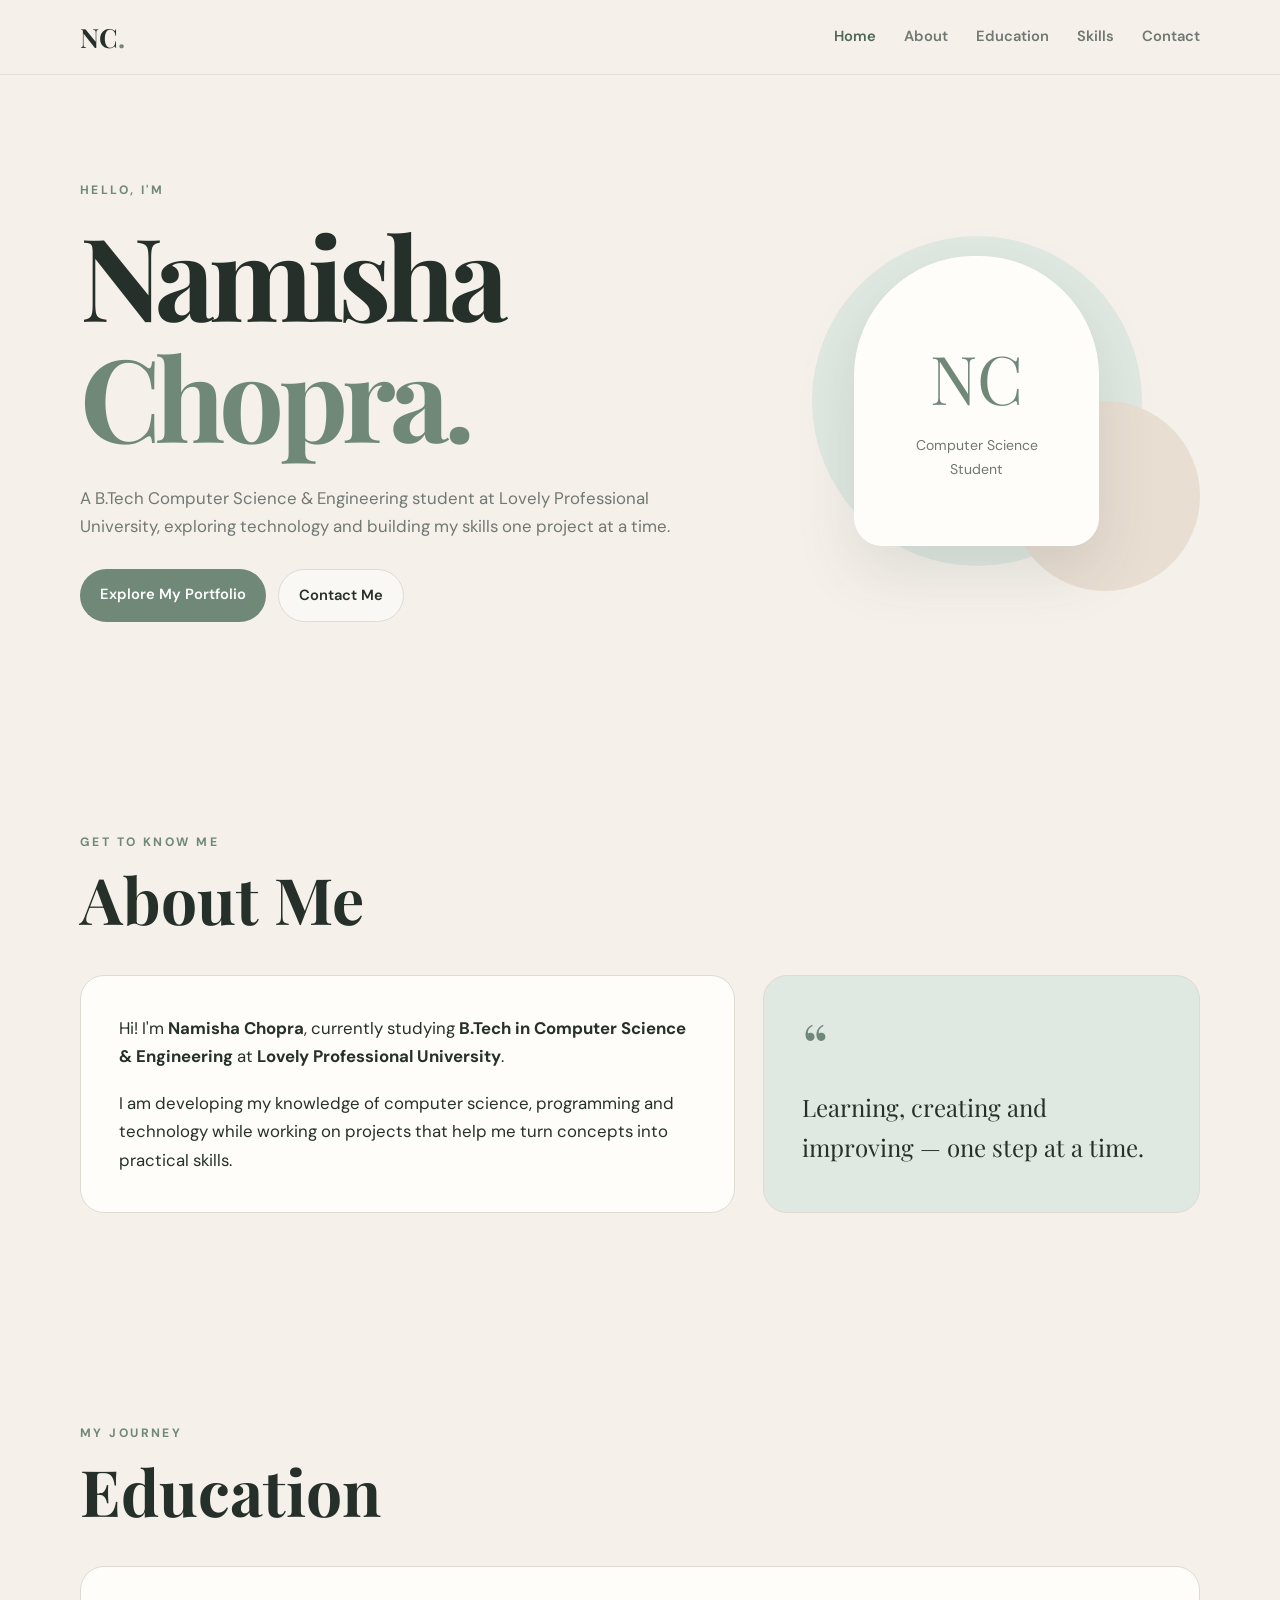
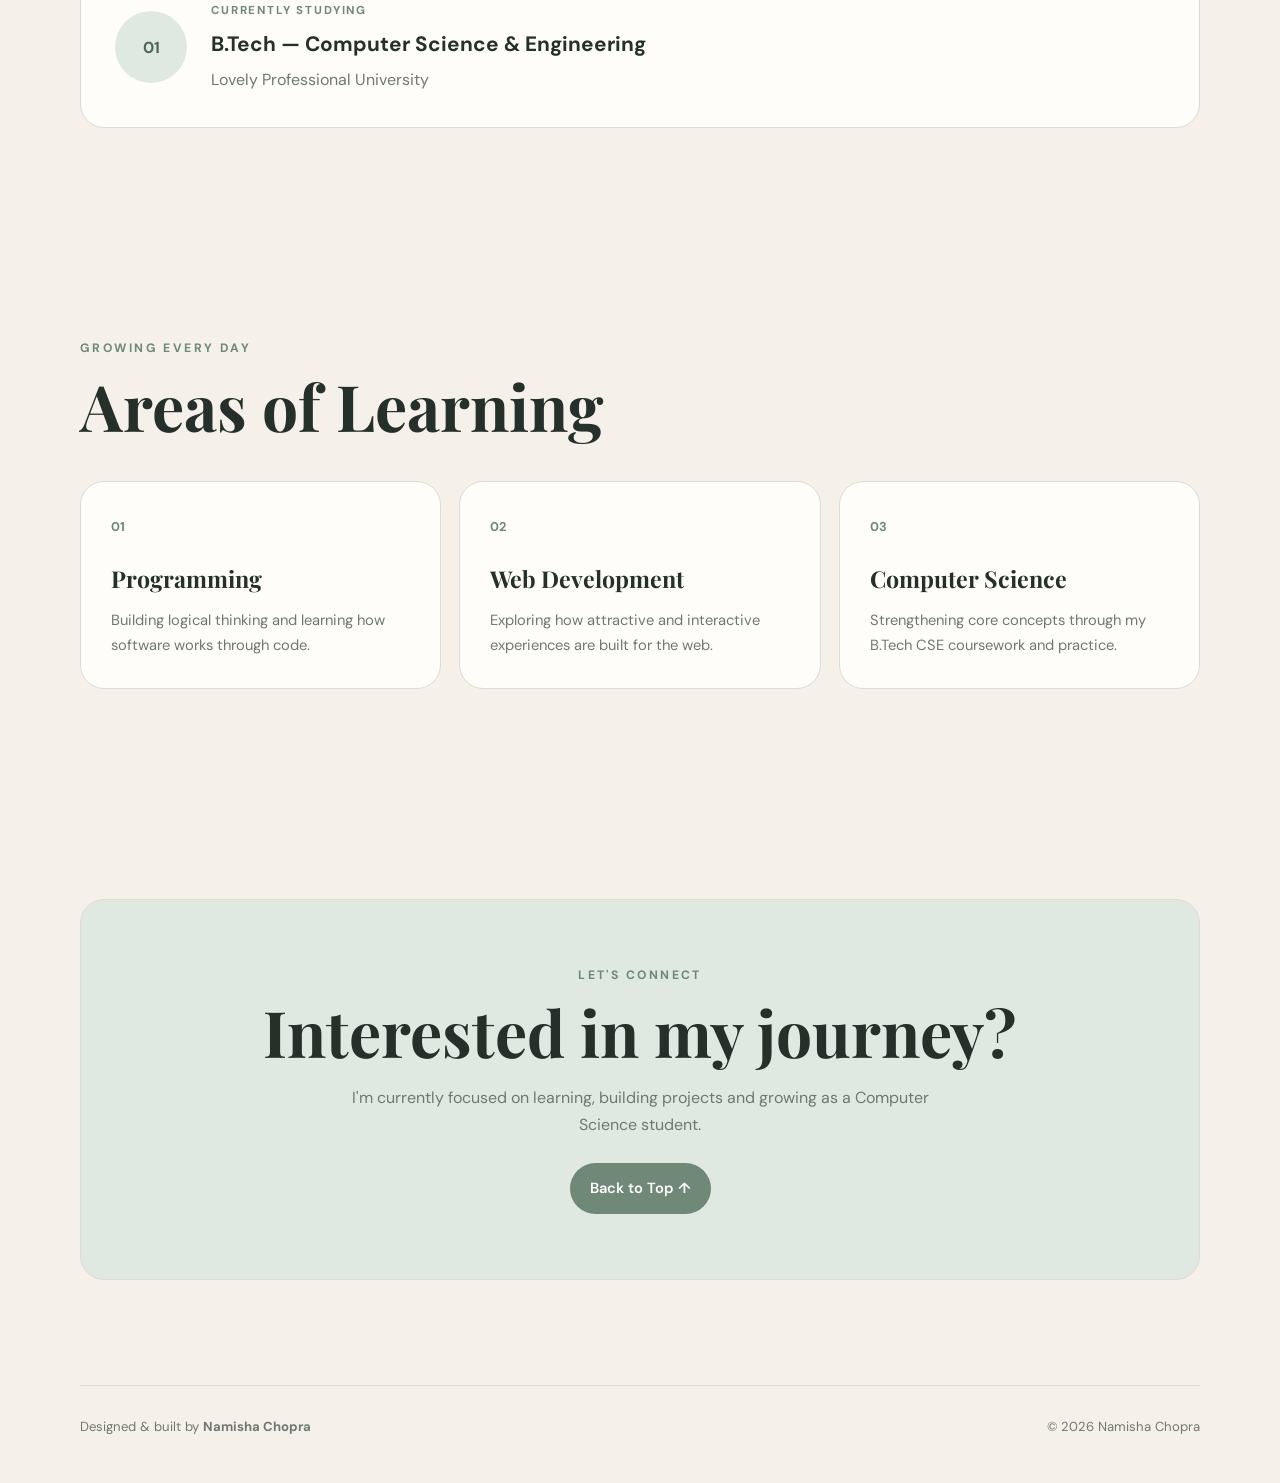
<file: portfolio website/portfolio.html>
<!DOCTYPE html>
<html lang="en">
<head>
  <meta charset="UTF-8">
  <meta name="viewport" content="width=device-width, initial-scale=1.0">
  <meta name="description" content="Personal portfolio of Namisha Chopra, B.Tech CSE student at Lovely Professional University.">
  <title>Namisha Chopra | Portfolio</title>
  <link rel="stylesheet" href="portfolio-style.css">
</head>
<body>
  <header>
    <nav class="navbar">
      <a href="#home" class="logo">NC<span>.</span></a>

      <button class="menu-btn" id="menuBtn" aria-label="Open navigation menu">☰</button>

      <div class="nav-links" id="navLinks">
        <a href="#home">Home</a>
        <a href="#about">About</a>
        <a href="#education">Education</a>
        <a href="#skills">Skills</a>
        <a href="#contact">Contact</a>
      </div>
    </nav>
  </header>

  <main>
    <section class="hero section" id="home">
      <div class="hero-content reveal">
        <p class="eyebrow">HELLO, I'M</p>
        <h1>Namisha<br><span>Chopra.</span></h1>
        <p class="hero-description">
          A B.Tech Computer Science & Engineering student at Lovely Professional
          University, exploring technology and building my skills one project at a time.
        </p>
        <div class="hero-buttons">
          <a href="#about" class="btn primary-btn">Explore My Portfolio</a>
          <a href="#contact" class="btn secondary-btn">Contact Me</a>
        </div>
      </div>

      <div class="hero-art reveal">
        <div class="circle circle-one"></div>
        <div class="circle circle-two"></div>
        <div class="profile-card">
          <span class="profile-initials">NC</span>
          <p>Computer Science<br>Student</p>
        </div>
      </div>
    </section>

    <section class="about section" id="about">
      <div class="section-heading reveal">
        <p class="eyebrow">GET TO KNOW ME</p>
        <h2>About Me</h2>
      </div>

      <div class="about-grid">
        <div class="about-text reveal">
          <p>
            Hi! I'm <strong>Namisha Chopra</strong>, currently studying
            <strong>B.Tech in Computer Science & Engineering</strong> at
            <strong>Lovely Professional University</strong>.
          </p>
          <p>
            I am developing my knowledge of computer science, programming and
            technology while working on projects that help me turn concepts into
            practical skills.
          </p>
        </div>

        <div class="quote-card reveal">
          <span>“</span>
          <p>Learning, creating and improving — one step at a time.</p>
        </div>
      </div>
    </section>

    <section class="education section" id="education">
      <div class="section-heading reveal">
        <p class="eyebrow">MY JOURNEY</p>
        <h2>Education</h2>
      </div>

      <div class="education-card reveal">
        <div class="education-icon">01</div>
        <div>
          <p class="education-status">CURRENTLY STUDYING</p>
          <h3>B.Tech — Computer Science & Engineering</h3>
          <p>Lovely Professional University</p>
        </div>
      </div>
    </section>

    <section class="skills section" id="skills">
      <div class="section-heading reveal">
        <p class="eyebrow">GROWING EVERY DAY</p>
        <h2>Areas of Learning</h2>
      </div>

      <div class="skills-grid">
        <article class="skill-card reveal">
          <span>01</span>
          <h3>Programming</h3>
          <p>Building logical thinking and learning how software works through code.</p>
        </article>

        <article class="skill-card reveal">
          <span>02</span>
          <h3>Web Development</h3>
          <p>Exploring how attractive and interactive experiences are built for the web.</p>
        </article>

        <article class="skill-card reveal">
          <span>03</span>
          <h3>Computer Science</h3>
          <p>Strengthening core concepts through my B.Tech CSE coursework and practice.</p>
        </article>
      </div>
    </section>

    <section class="contact section" id="contact">
      <div class="contact-box reveal">
        <p class="eyebrow">LET'S CONNECT</p>
        <h2>Interested in my journey?</h2>
        <p>
          I'm currently focused on learning, building projects and growing as a
          Computer Science student.
        </p>
        <a href="#home" class="btn primary-btn">Back to Top ↑</a>
      </div>
    </section>
  </main>

  <footer>
    <p>Designed & built by <strong>Namisha Chopra</strong></p>
    <p id="copyright"></p>
  </footer>

  <script src="portfolio-script.js"></script>
</body>
</html>
</file>
<file: portfolio website/portfolio-style.css>
@import url('https://fonts.googleapis.com/css2?family=DM+Sans:wght@400;500;600;700&family=Playfair+Display:wght@600;700&display=swap');

* {
  margin: 0;
  padding: 0;
  box-sizing: border-box;
}

:root {
  --bg: #f5f1ea;
  --surface: #fffdf9;
  --text: #25302a;
  --muted: #6f7872;
  --accent: #6f8878;
  --accent-dark: #4f6758;
  --soft-green: #dfe8e1;
  --soft-beige: #e9ded2;
  --border: #dedbd3;
}

html {
  scroll-behavior: smooth;
}

body {
  font-family: "DM Sans", sans-serif;
  color: var(--text);
  background: var(--bg);
  line-height: 1.7;
}

header {
  position: sticky;
  top: 0;
  z-index: 1000;
  background: rgba(245, 241, 234, 0.92);
  backdrop-filter: blur(14px);
  border-bottom: 1px solid rgba(222, 219, 211, 0.8);
}

.navbar {
  width: min(1120px, 92%);
  margin: auto;
  min-height: 74px;
  display: flex;
  align-items: center;
  justify-content: space-between;
}

.logo {
  text-decoration: none;
  color: var(--text);
  font-family: "Playfair Display", serif;
  font-size: 1.65rem;
  font-weight: 700;
}

.logo span {
  color: var(--accent);
}

.nav-links {
  display: flex;
  gap: 28px;
}

.nav-links a {
  text-decoration: none;
  color: var(--muted);
  font-size: 0.92rem;
  font-weight: 600;
  transition: 0.2s ease;
}

.nav-links a:hover,
.nav-links a.active {
  color: var(--accent-dark);
}

.menu-btn {
  display: none;
  border: 0;
  background: transparent;
  color: var(--text);
  font-size: 1.5rem;
  cursor: pointer;
}

.section {
  width: min(1120px, 92%);
  margin: auto;
  padding: 105px 0;
}

.hero {
  min-height: 650px;
  display: grid;
  grid-template-columns: 1.15fr 0.85fr;
  align-items: center;
  gap: 70px;
}

.eyebrow {
  color: var(--accent);
  font-size: 0.76rem;
  font-weight: 700;
  letter-spacing: 0.2em;
  margin-bottom: 13px;
}

.hero h1,
.section-heading h2,
.contact-box h2 {
  font-family: "Playfair Display", serif;
  line-height: 1.05;
}

.hero h1 {
  font-size: clamp(4rem, 9vw, 7.2rem);
  letter-spacing: -0.05em;
}

.hero h1 span {
  color: var(--accent);
}

.hero-description {
  max-width: 620px;
  margin: 28px 0;
  color: var(--muted);
  font-size: 1.05rem;
}

.hero-buttons {
  display: flex;
  flex-wrap: wrap;
  gap: 12px;
}

.btn {
  display: inline-block;
  padding: 13px 20px;
  border-radius: 999px;
  text-decoration: none;
  font-weight: 600;
  font-size: 0.92rem;
  transition: 0.2s ease;
}

.primary-btn {
  background: var(--accent);
  color: white;
}

.primary-btn:hover {
  background: var(--accent-dark);
  transform: translateY(-2px);
}

.secondary-btn {
  color: var(--text);
  border: 1px solid var(--border);
  background: rgba(255, 255, 255, 0.45);
}

.secondary-btn:hover {
  background: white;
}

.hero-art {
  position: relative;
  min-height: 420px;
  display: grid;
  place-items: center;
}

.circle {
  position: absolute;
  border-radius: 50%;
}

.circle-one {
  width: 330px;
  height: 330px;
  background: var(--soft-green);
}

.circle-two {
  width: 190px;
  height: 190px;
  background: var(--soft-beige);
  right: 0;
  bottom: 20px;
}

.profile-card {
  position: relative;
  z-index: 2;
  width: 245px;
  height: 290px;
  background: var(--surface);
  border: 1px solid white;
  border-radius: 120px 120px 28px 28px;
  box-shadow: 0 25px 60px rgba(64, 72, 66, 0.13);
  display: flex;
  flex-direction: column;
  align-items: center;
  justify-content: center;
}

.profile-initials {
  font-family: "Playfair Display", serif;
  font-size: 4.2rem;
  color: var(--accent);
}

.profile-card p {
  color: var(--muted);
  text-align: center;
  font-size: 0.88rem;
}

.section-heading {
  margin-bottom: 42px;
}

.section-heading h2,
.contact-box h2 {
  font-size: clamp(2.5rem, 6vw, 4rem);
}

.about-grid {
  display: grid;
  grid-template-columns: 1.2fr 0.8fr;
  gap: 28px;
}

.about-text,
.quote-card,
.education-card,
.skill-card,
.contact-box {
  background: var(--surface);
  border: 1px solid var(--border);
  border-radius: 24px;
}

.about-text {
  padding: 38px;
  font-size: 1.05rem;
}

.about-text p + p {
  margin-top: 18px;
}

.quote-card {
  padding: 38px;
  background: var(--soft-green);
  display: flex;
  flex-direction: column;
  justify-content: center;
}

.quote-card span {
  font-family: "Playfair Display", serif;
  color: var(--accent);
  font-size: 4rem;
  line-height: 0.8;
}

.quote-card p {
  margin-top: 16px;
  font-family: "Playfair Display", serif;
  font-size: 1.5rem;
}

.education-card {
  padding: 34px;
  display: flex;
  align-items: center;
  gap: 24px;
}

.education-icon {
  min-width: 72px;
  height: 72px;
  border-radius: 50%;
  display: grid;
  place-items: center;
  background: var(--soft-green);
  color: var(--accent-dark);
  font-weight: 700;
}

.education-status {
  color: var(--accent);
  font-size: 0.72rem;
  letter-spacing: 0.16em;
  font-weight: 700;
}

.education-card h3 {
  margin: 5px 0;
  font-size: 1.3rem;
}

.education-card div:last-child p:last-child {
  color: var(--muted);
}

.skills-grid {
  display: grid;
  grid-template-columns: repeat(3, 1fr);
  gap: 18px;
}

.skill-card {
  padding: 30px;
  transition: 0.25s ease;
}

.skill-card:hover {
  transform: translateY(-5px);
  border-color: #c7d4ca;
}

.skill-card span {
  color: var(--accent);
  font-size: 0.8rem;
  font-weight: 700;
}

.skill-card h3 {
  margin: 20px 0 9px;
  font-family: "Playfair Display", serif;
  font-size: 1.45rem;
}

.skill-card p {
  color: var(--muted);
  font-size: 0.92rem;
}

.contact-box {
  text-align: center;
  padding: 65px 25px;
  background: var(--soft-green);
}

.contact-box > p:not(.eyebrow) {
  color: var(--muted);
  max-width: 590px;
  margin: 18px auto 25px;
}

footer {
  width: min(1120px, 92%);
  margin: auto;
  padding: 30px 0 45px;
  border-top: 1px solid var(--border);
  display: flex;
  justify-content: space-between;
  color: var(--muted);
  font-size: 0.82rem;
}

.reveal {
  opacity: 0;
  transform: translateY(24px);
  transition: opacity 0.65s ease, transform 0.65s ease;
}

.reveal.visible {
  opacity: 1;
  transform: translateY(0);
}

@media (max-width: 800px) {
  .menu-btn {
    display: block;
  }

  .nav-links {
    position: absolute;
    top: 74px;
    left: 0;
    width: 100%;
    padding: 22px 4%;
    flex-direction: column;
    gap: 17px;
    background: var(--surface);
    border-bottom: 1px solid var(--border);
    display: none;
  }

  .nav-links.open {
    display: flex;
  }

  .hero {
    grid-template-columns: 1fr;
    gap: 10px;
    padding-top: 75px;
  }

  .hero-art {
    min-height: 370px;
  }

  .about-grid,
  .skills-grid {
    grid-template-columns: 1fr;
  }

  footer {
    gap: 10px;
    flex-direction: column;
  }
}

@media (max-width: 500px) {
  .section {
    padding: 75px 0;
  }

  .hero h1 {
    font-size: 4rem;
  }

  .hero-art {
    transform: scale(0.88);
  }

  .education-card {
    align-items: flex-start;
    flex-direction: column;
  }
}
</file>
